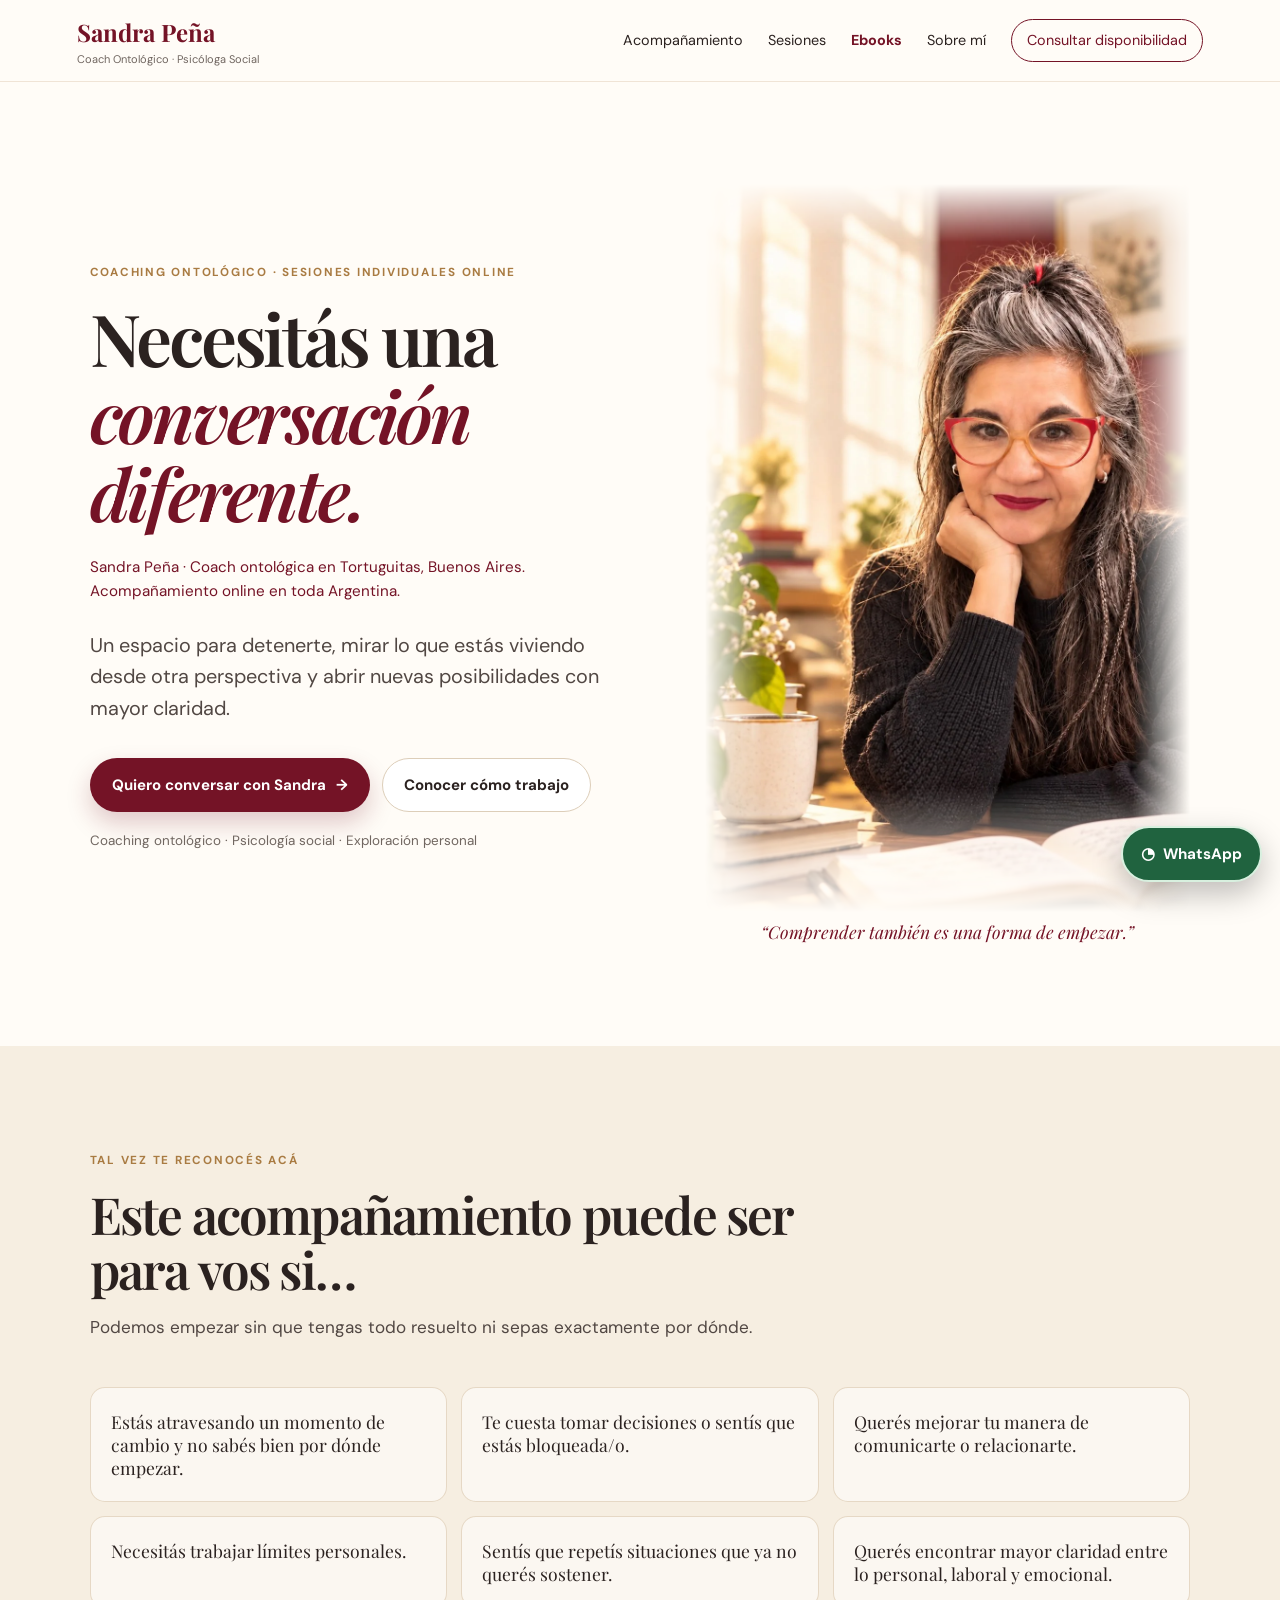
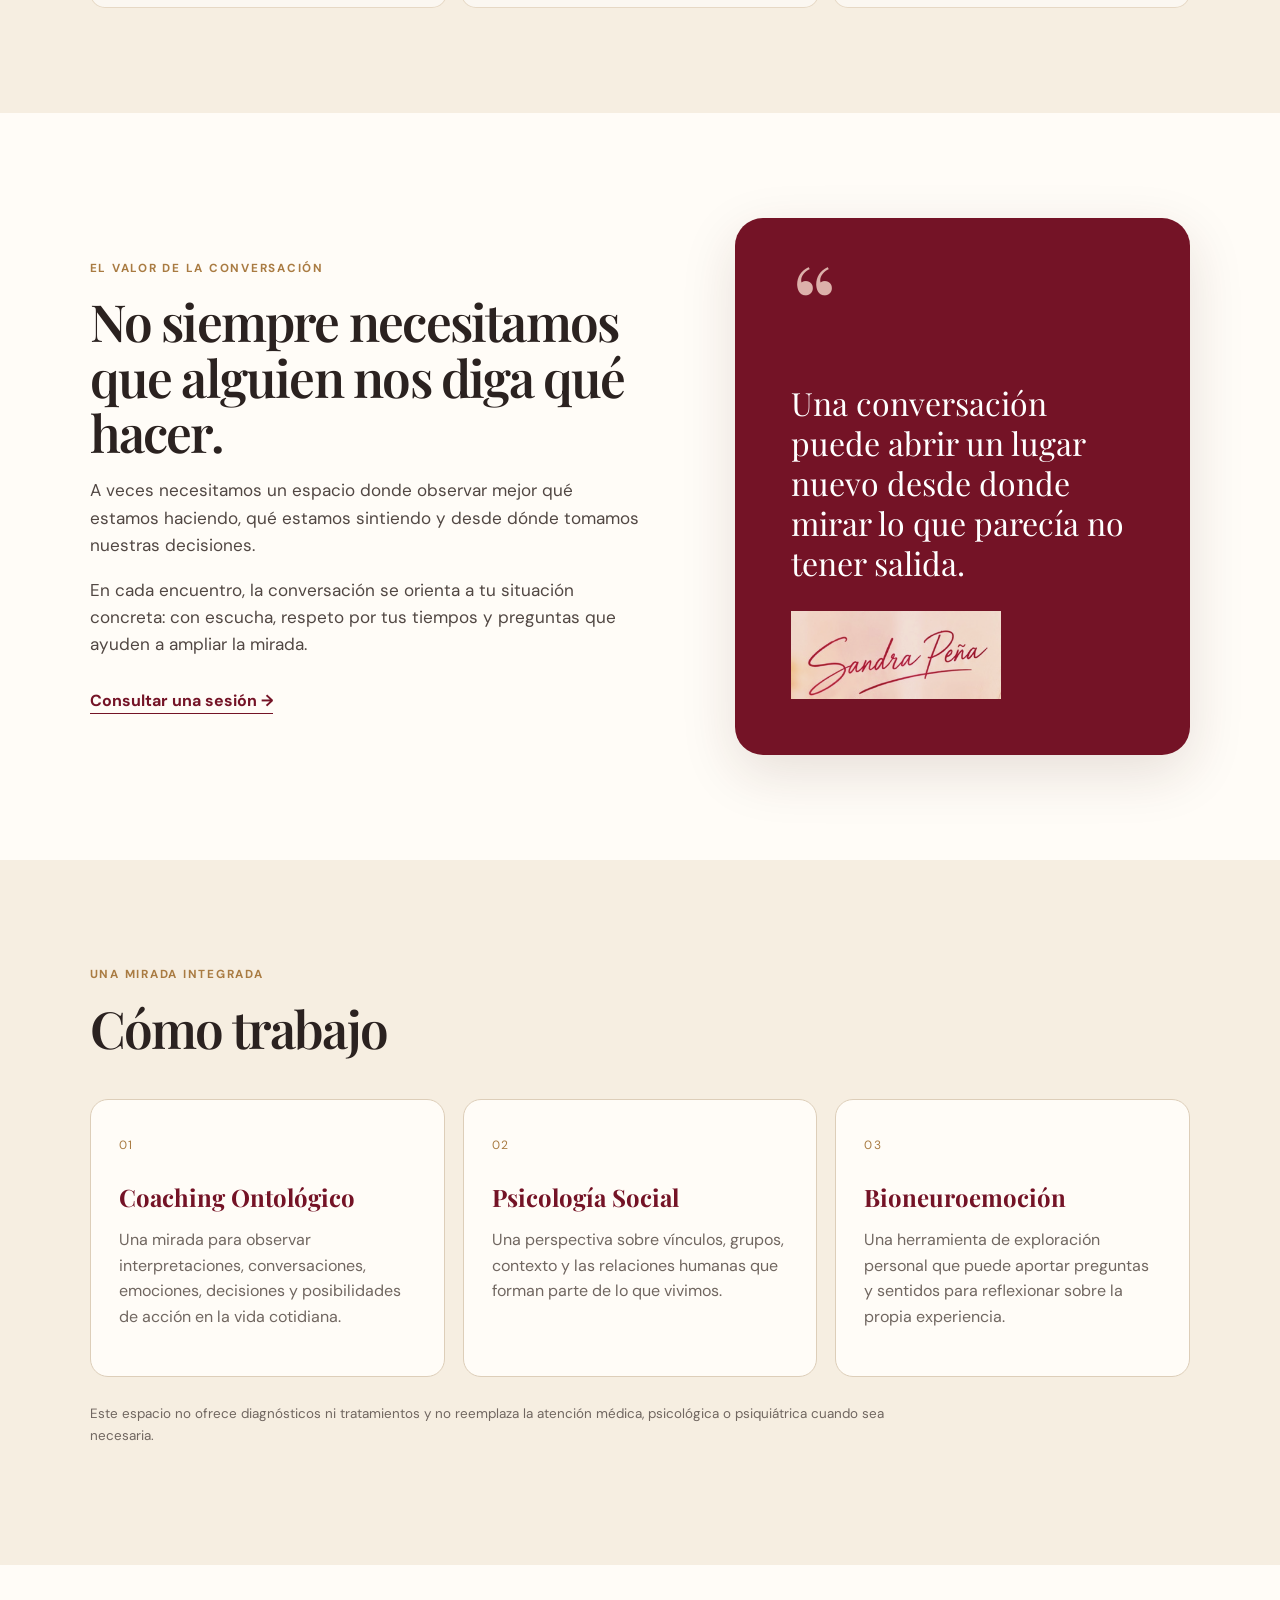
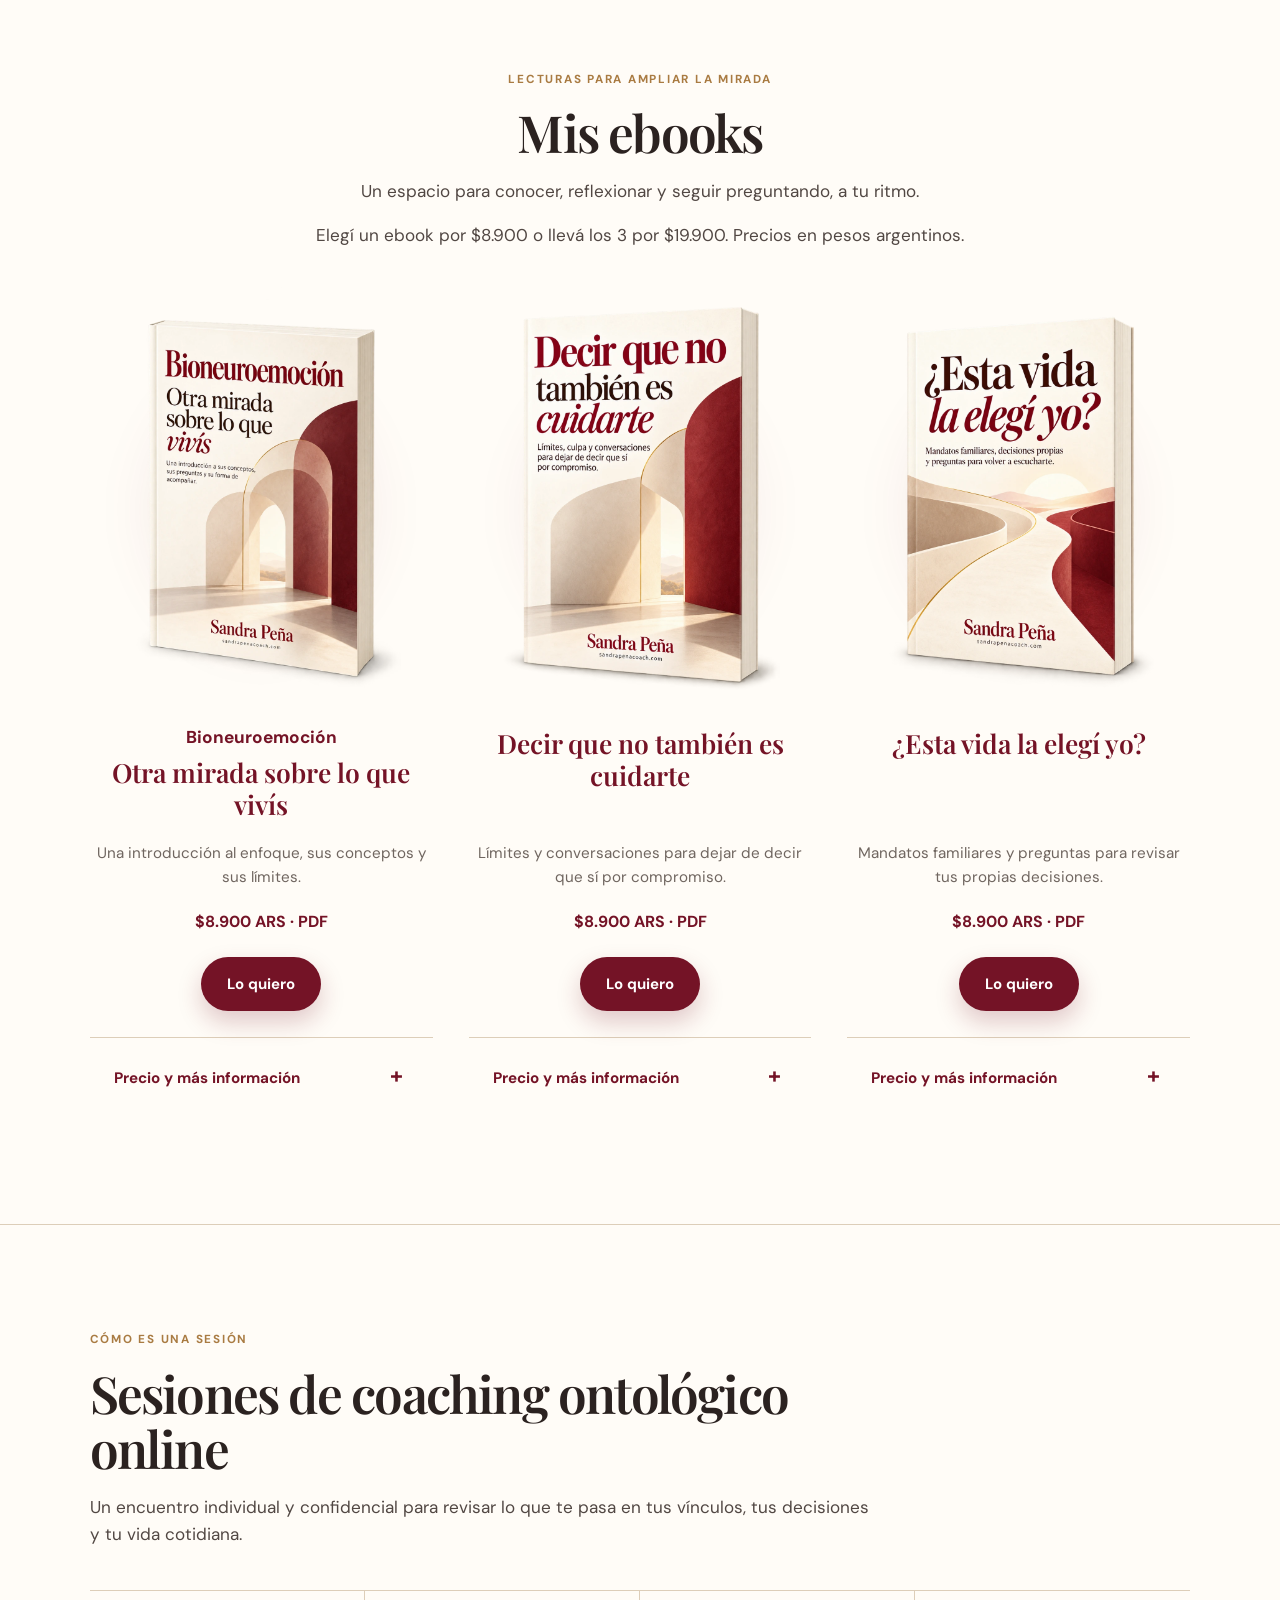
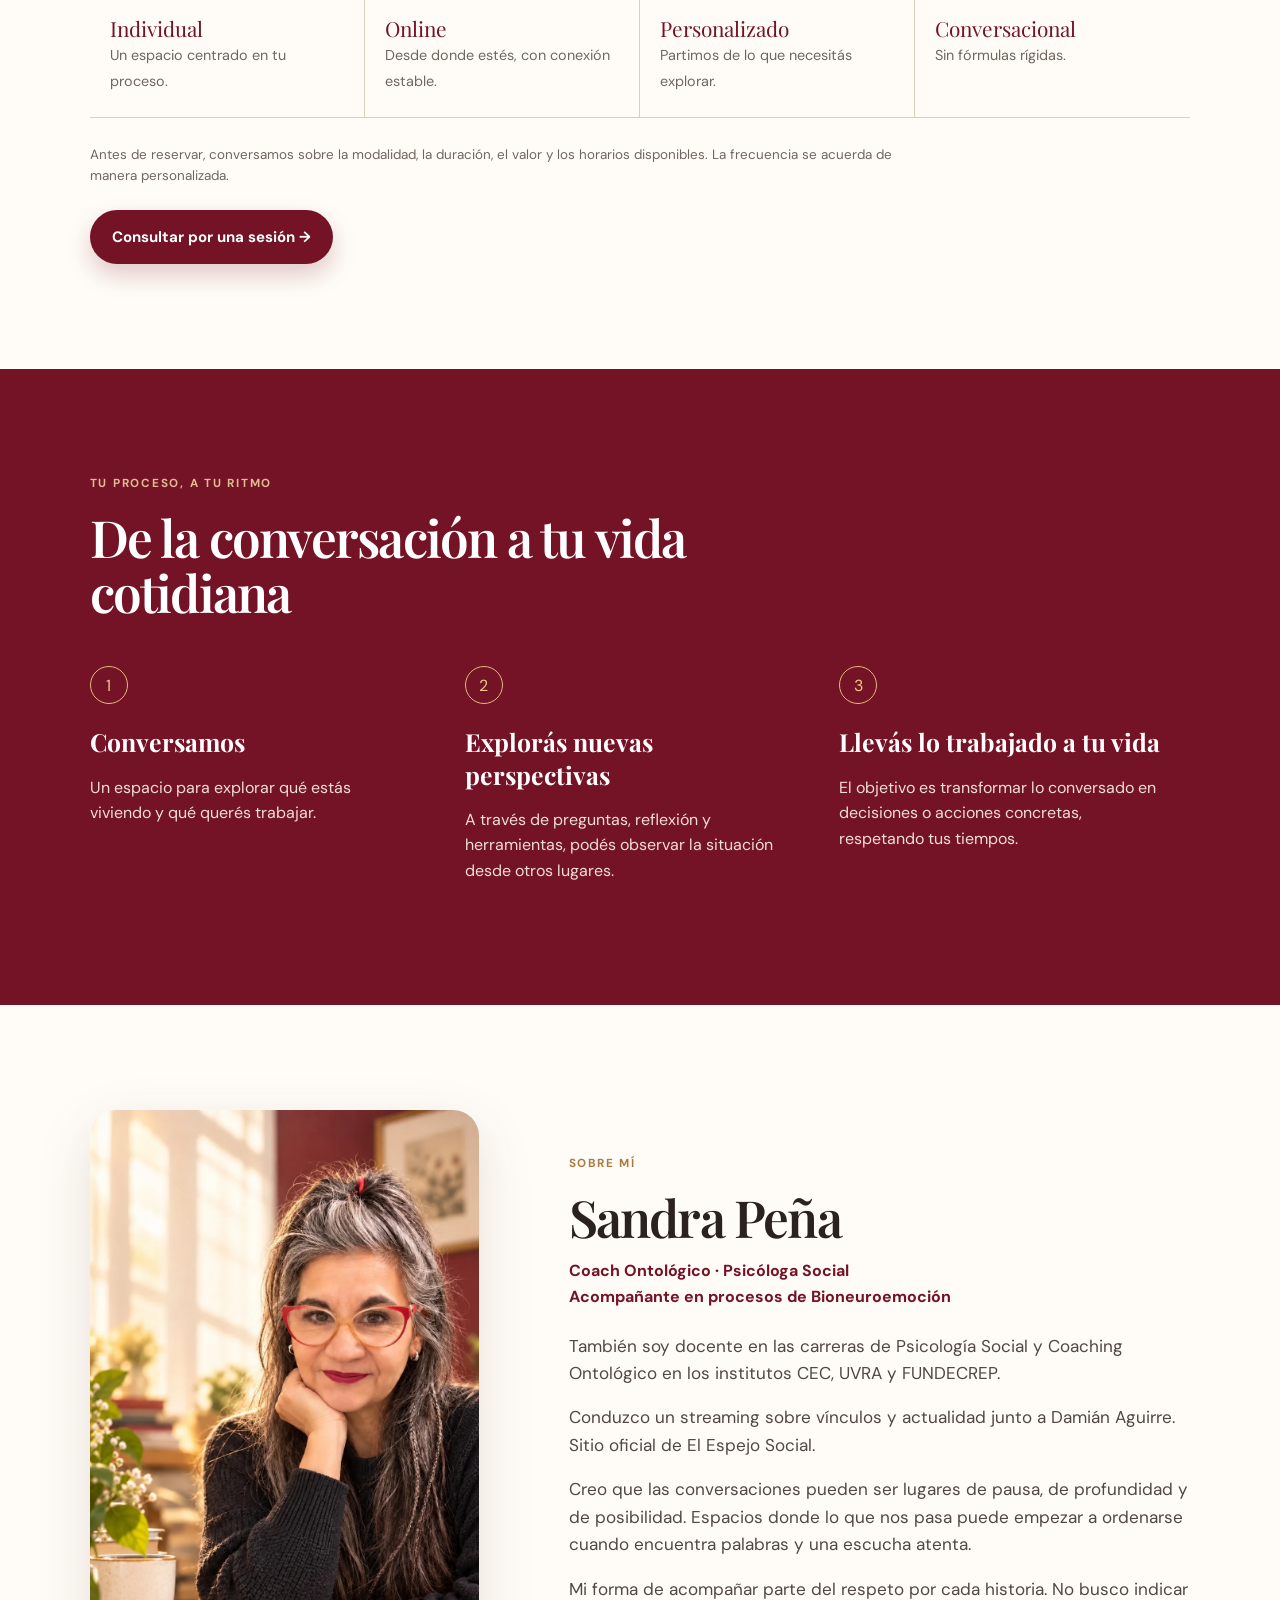
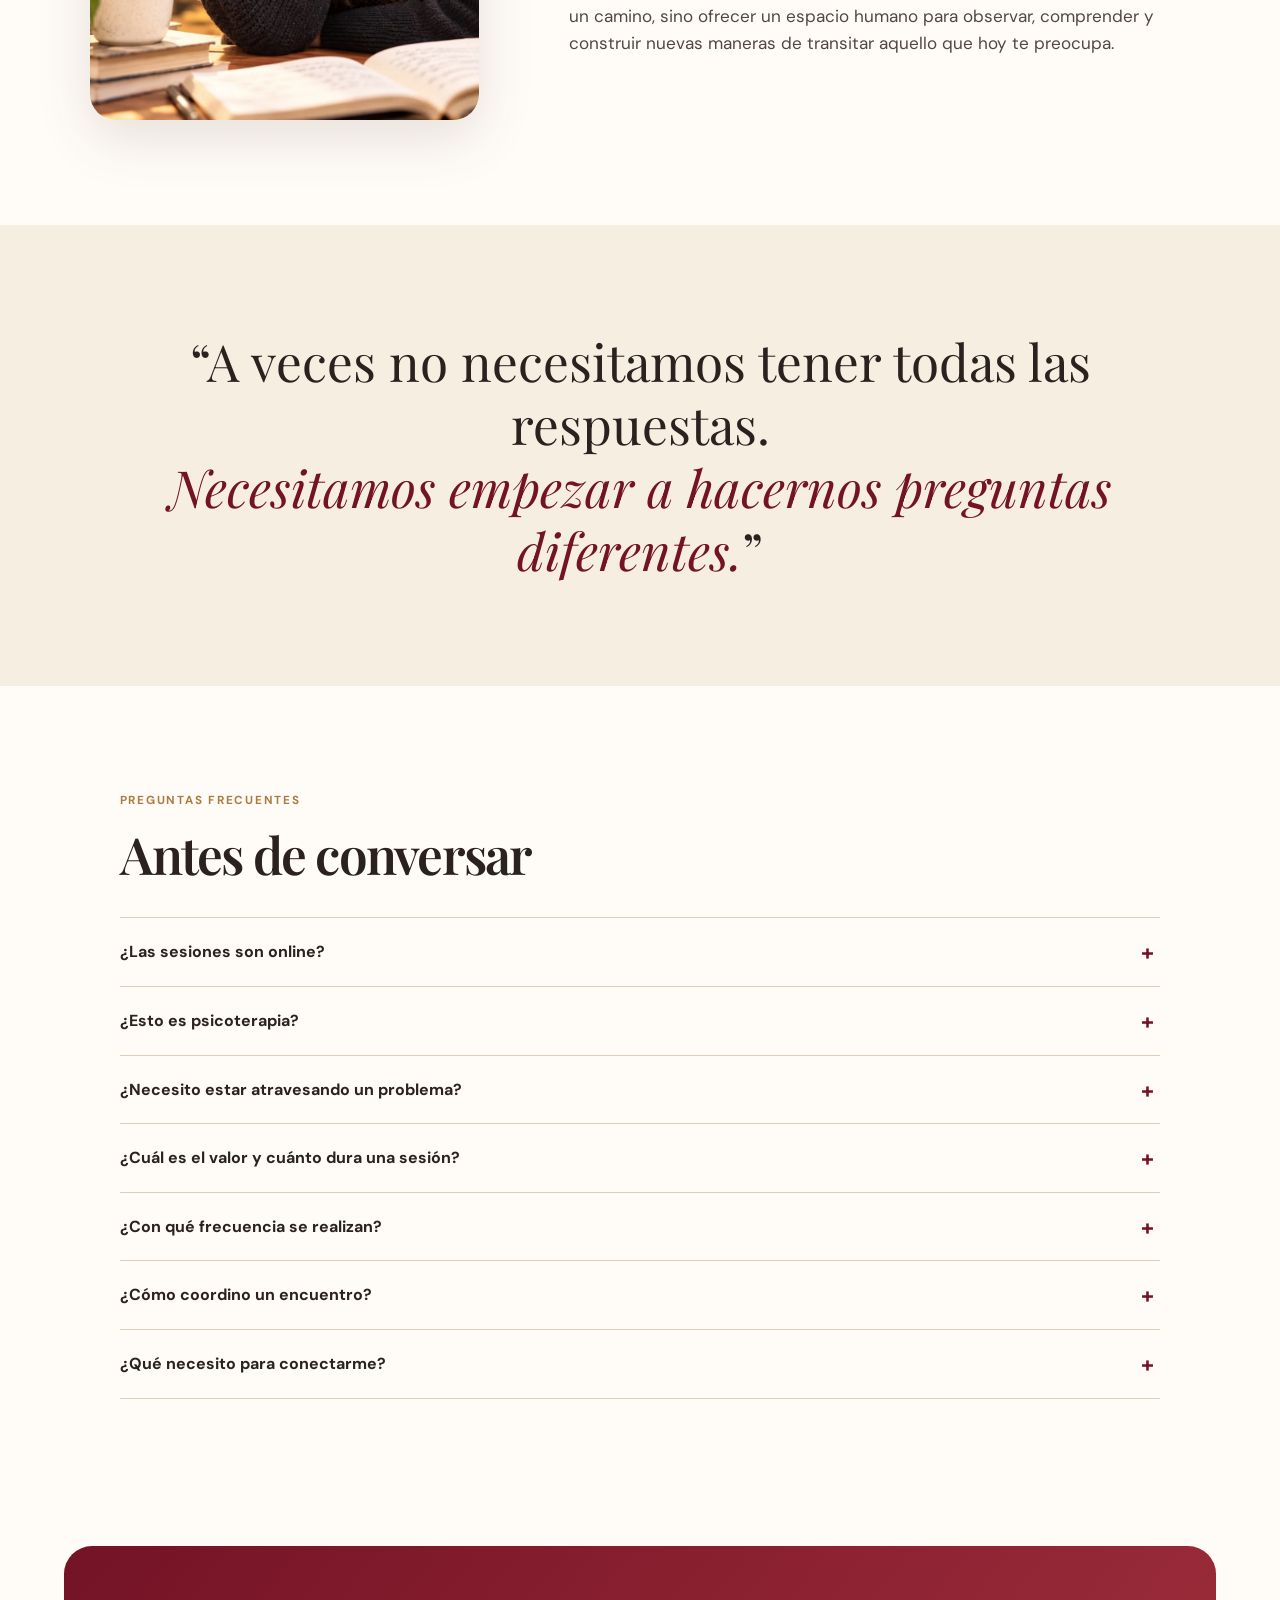
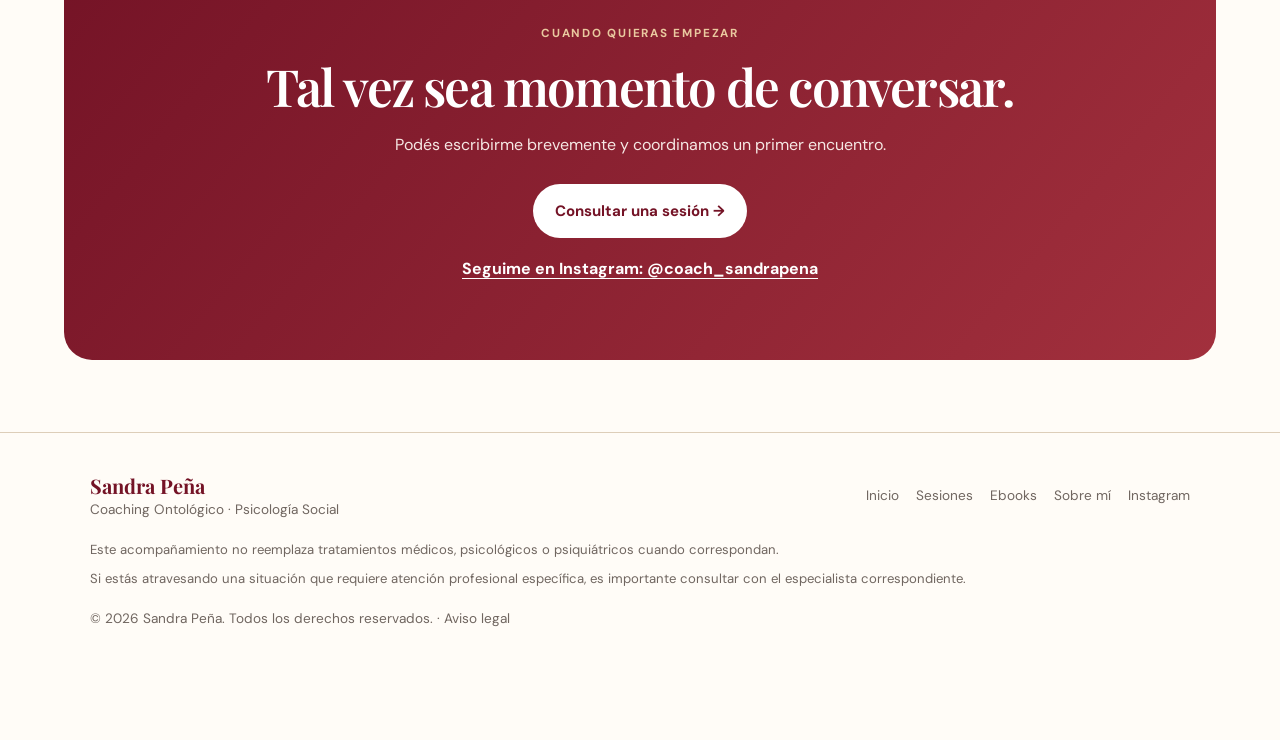
<file: index.html>
<!doctype html>
<html lang="es-AR">
<head>
  <meta charset="utf-8"><meta name="viewport" content="width=device-width, initial-scale=1">
  <title>Sandra Peña | Coach ontológica online · Buenos Aires</title>
  <meta name="description" content="Sandra Peña, coach ontológica en Tortuguitas, Buenos Aires. Sesiones online y ebooks sobre vínculos, límites, emociones, bioneuroemoción y autoconocimiento.">
  <meta name="robots" content="index,follow"><meta name="theme-color" content="#741326">
  <meta property="og:type" content="website"><meta property="og:locale" content="es_AR"><meta property="og:title" content="Sandra Peña | Coach ontológica online · Buenos Aires"><meta property="og:description" content="Sandra Peña, coach ontológica en Tortuguitas, Buenos Aires. Sesiones online y ebooks sobre vínculos, límites, emociones, bioneuroemoción y autoconocimiento."><meta property="og:image" content="https://sandrapenacoach.com/assets/sandra-hero.webp">
  <meta property="og:image:alt" content="Sandra Peña, coach ontológica y psicóloga social"><meta name="twitter:image:alt" content="Sandra Peña, coach ontológica y psicóloga social"><meta name="twitter:card" content="summary_large_image"><link rel="icon" href="favicon.ico" sizes="any"><link rel="icon" href="favicon.png" type="image/png" sizes="192x192"><link rel="apple-touch-icon" href="apple-touch-icon.png" sizes="180x180">
  <link rel="preconnect" href="https://fonts.googleapis.com"><link rel="preconnect" href="https://fonts.gstatic.com" crossorigin><link href="https://fonts.googleapis.com/css2?family=DM+Sans:wght@400;500;600;700&family=Playfair+Display:ital,wght@0,600;0,700;1,600&display=swap" rel="stylesheet"><link rel="stylesheet" href="styles.css?v=seo-20261024">
<style>.instagram-link{display:block;margin:18px auto 0;color:#fff;text-decoration:underline;text-underline-offset:4px;font-weight:700}.whatsapp{display:flex;align-items:center;gap:8px;padding:13px 18px;background:#20633f;border:2px solid #d8f0df;box-shadow:0 12px 30px rgba(0,0,0,.25)}.whatsapp strong{font-size:.95rem}@media(max-width:600px){.whatsapp{width:auto;height:auto;min-height:52px;padding:14px 18px;text-align:left}.whatsapp span{display:inline}.whatsapp strong{font-size:1rem}}</style>
<link rel="canonical" href="https://sandrapenacoach.com/"><meta property="og:url" content="https://sandrapenacoach.com/"><meta property="og:site_name" content="Sandra Peña"><meta name="twitter:title" content="Sandra Peña | Coach ontológica online · Buenos Aires"><meta name="twitter:description" content="Sandra Peña, coach ontológica en Tortuguitas, Buenos Aires. Sesiones online y ebooks sobre vínculos, límites, emociones, bioneuroemoción y autoconocimiento."><meta name="twitter:image" content="https://sandrapenacoach.com/assets/sandra-hero.webp">
<script type="application/ld+json" id="ebooks-structured-data">{"@context":"https://schema.org","@type":"ItemList","@id":"https://sandrapenacoach.com/#ebooks-list","name":"Ebooks de Sandra Peña","description":"Libros digitales de Sandra Peña","itemListElement":[{"@type":"ListItem","position":1,"item":{"@type":"Book","name":"Bioneuroemoción: otra mirada sobre lo que vivís","author":{"@id":"https://sandrapenacoach.com/#sandra"},"inLanguage":"es-AR","bookFormat":"https://schema.org/EBook","url":"https://sandrapenacoach.com/#ebook-bioneuroemocion","@id":"https://sandrapenacoach.com/#ebook-bioneuroemocion","image":"https://sandrapenacoach.com/assets/bioneuroemocion-libro.webp","description":"Una introducción al enfoque, sus conceptos y sus límites.","offers":{"@type":"Offer","priceCurrency":"ARS","price":"8900","url":"https://wa.me/5491167024220?text=Hola%20Sandra%20vi%20tu%20libro%20%E2%80%9CBioneuroemoci%C3%B3n%3A%20otra%20mirada%20sobre%20lo%20que%20viv%C3%ADs%E2%80%9D%20en%20tu%20web%20me%20interesa%20tenerlo","availability":"https://schema.org/InStock","seller":{"@id":"https://sandrapenacoach.com/#sandra"}}}},{"@type":"ListItem","position":2,"item":{"@type":"Book","name":"Decir que no también es cuidarte","author":{"@id":"https://sandrapenacoach.com/#sandra"},"inLanguage":"es-AR","bookFormat":"https://schema.org/EBook","url":"https://sandrapenacoach.com/#ebook-decir-que-no","@id":"https://sandrapenacoach.com/#ebook-decir-que-no","image":"https://sandrapenacoach.com/assets/decir-que-no-libro.webp","description":"Límites y conversaciones para dejar de decir que sí por compromiso.","offers":{"@type":"Offer","priceCurrency":"ARS","price":"8900","url":"https://wa.me/5491167024220?text=Hola%20Sandra%20vi%20tu%20libro%20%E2%80%9CDecir%20que%20no%20tambi%C3%A9n%20es%20cuidarte%E2%80%9D%20en%20tu%20web%20me%20interesa%20tenerlo","availability":"https://schema.org/InStock","seller":{"@id":"https://sandrapenacoach.com/#sandra"}}}},{"@type":"ListItem","position":3,"item":{"@type":"Book","name":"¿Esta vida la elegí yo?","author":{"@id":"https://sandrapenacoach.com/#sandra"},"inLanguage":"es-AR","bookFormat":"https://schema.org/EBook","url":"https://sandrapenacoach.com/#ebook-esta-vida","@id":"https://sandrapenacoach.com/#ebook-esta-vida","image":"https://sandrapenacoach.com/assets/esta-vida-libro.webp","description":"Mandatos familiares y preguntas para revisar tus propias decisiones.","offers":{"@type":"Offer","priceCurrency":"ARS","price":"8900","url":"https://wa.me/5491167024220?text=Hola%20Sandra%20vi%20tu%20libro%20%E2%80%9C%C2%BFEsta%20vida%20la%20eleg%C3%AD%20yo%3F%E2%80%9D%20en%20tu%20web%20me%20interesa%20tenerlo","availability":"https://schema.org/InStock","seller":{"@id":"https://sandrapenacoach.com/#sandra"}}}}]}</script></head>
<body>
<a class="skip-link" href="#contenido">Ir al contenido</a>
<header class="nav"><a href="#inicio" class="brand" aria-label="Sandra Peña, inicio"><span>Sandra Peña</span><small>Coach Ontológico · Psicóloga Social</small></a><nav aria-label="Secciones"><a href="#acompanamiento">Acompañamiento</a><a href="#sesiones">Sesiones</a><a href="#ebooks" class="ebooks-nav">Ebooks</a><a href="#sobre-mi">Sobre mí</a><a data-whatsapp href="https://wa.me/5491167024220?text=Hola%20Sandra%2C%20estuve%20viendo%20tu%20p%C3%A1gina%20y%20quer%C3%ADa%20consultarte%20por%20las%20sesiones%20individuales." class="nav-cta">Consultar disponibilidad</a></nav></header>
<main id="contenido">
<section class="hero" id="inicio"><div class="hero-copy reveal"><p class="eyebrow">Coaching ontológico · Sesiones individuales online</p><h1>Necesitás una <em>conversación diferente.</em></h1><p class="hero-location">Sandra Peña · Coach ontológica en Tortuguitas, Buenos Aires. Acompañamiento online en toda Argentina.</p><p class="lead">Un espacio para detenerte, mirar lo que estás viviendo desde otra perspectiva y abrir nuevas posibilidades con mayor claridad.</p><div class="actions"><a data-whatsapp href="https://wa.me/5491167024220?text=Hola%20Sandra%2C%20estuve%20viendo%20tu%20p%C3%A1gina%20y%20quer%C3%ADa%20consultarte%20por%20las%20sesiones%20individuales." class="btn primary">Quiero conversar con Sandra <b aria-hidden="true">→</b></a><a href="#como-trabajo" class="btn secondary">Conocer cómo trabajo</a></div><p class="micro">Coaching ontológico · Psicología social · Exploración personal</p></div><div class="hero-image reveal"><img src="assets/sandra-hero.webp" alt="Sandra Peña, coach ontológica en Tortuguitas, Buenos Aires" width="1024" height="1536" fetchpriority="high" decoding="async"><p>“Comprender también es una forma de empezar.”</p></div></section>
<section class="section pale" id="acompanamiento"><div class="heading reveal"><p class="eyebrow">Tal vez te reconocés acá</p><h2>Este acompañamiento puede ser para vos si…</h2><p>Podemos empezar sin que tengas todo resuelto ni sepas exactamente por dónde.</p></div><ul class="prompt-grid reveal"><li>Estás atravesando un momento de cambio y no sabés bien por dónde empezar.</li><li>Te cuesta tomar decisiones o sentís que estás bloqueada/o.</li><li>Querés mejorar tu manera de comunicarte o relacionarte.</li><li>Necesitás trabajar límites personales.</li><li>Sentís que repetís situaciones que ya no querés sostener.</li><li>Querés encontrar mayor claridad entre lo personal, laboral y emocional.</li></ul></section>
<section class="section experience" id="como-trabajo"><div class="reveal"><p class="eyebrow">El valor de la conversación</p><h2>No siempre necesitamos que alguien nos diga qué hacer.</h2><p>A veces necesitamos un espacio donde observar mejor qué estamos haciendo, qué estamos sintiendo y desde dónde tomamos nuestras decisiones.</p><p>En cada encuentro, la conversación se orienta a tu situación concreta: con escucha, respeto por tus tiempos y preguntas que ayuden a ampliar la mirada.</p><a data-whatsapp class="text-link" href="https://wa.me/5491167024220?text=Hola%20Sandra%2C%20estuve%20viendo%20tu%20p%C3%A1gina%20y%20quer%C3%ADa%20consultarte%20por%20las%20sesiones%20individuales.">Consultar una sesión →</a></div><aside class="quote reveal"><b>“</b><blockquote>Una conversación puede abrir un lugar nuevo desde donde mirar lo que parecía no tener salida.</blockquote><img src="assets/firma-sandra.jpg" alt="Firma de Sandra Peña" width="345" height="145" loading="lazy" decoding="async"></aside></section>
<section class="section pale"><div class="heading reveal"><p class="eyebrow">Una mirada integrada</p><h2>Cómo trabajo</h2></div><div class="discipline-grid"><article class="reveal"><span>01</span><h3>Coaching Ontológico</h3><p>Una mirada para observar interpretaciones, conversaciones, emociones, decisiones y posibilidades de acción en la vida cotidiana.</p></article><article class="reveal"><span>02</span><h3>Psicología Social</h3><p>Una perspectiva sobre vínculos, grupos, contexto y las relaciones humanas que forman parte de lo que vivimos.</p></article><article class="reveal"><span>03</span><h3>Bioneuroemoción</h3><p>Una herramienta de exploración personal que puede aportar preguntas y sentidos para reflexionar sobre la propia experiencia.</p></article></div><p class="note">Este espacio no ofrece diagnósticos ni tratamientos y no reemplaza la atención médica, psicológica o psiquiátrica cuando sea necesaria.</p></section>
<section class="section ebooks" id="ebooks" aria-labelledby="ebooks-title">
<div class="heading reveal"><p class="eyebrow">Lecturas para ampliar la mirada</p><h2 id="ebooks-title">Mis ebooks</h2><p>Un espacio para conocer, reflexionar y seguir preguntando, a tu ritmo.</p><p>Elegí un ebook por $8.900 o llevá los 3 por $19.900. Precios en pesos argentinos.</p></div>
<div class="ebook-grid"><article id="ebook-bioneuroemocion" class="ebook-card reveal" aria-labelledby="bio-book-title">
<div class="ebook-stage"><img src="assets/bioneuroemocion-libro.webp" alt="Portada del libro Bioneuroemoción: otra mirada sobre lo que vivís, de Sandra Peña" width="1024" height="1536" loading="lazy" decoding="async"></div>
<h3 id="bio-book-title"><span>Bioneuroemoción</span>Otra mirada sobre lo que vivís</h3>
<p class="ebook-summary">Una introducción al enfoque, sus conceptos y sus límites.</p>
<p class="ebook-visible-price">$8.900 ARS · PDF</p><div class="ebook-actions"><a class="btn primary ebook-buy" href="https://wa.me/5491167024220?text=Hola%20Sandra%20vi%20tu%20libro%20%E2%80%9CBioneuroemoci%C3%B3n%3A%20otra%20mirada%20sobre%20lo%20que%20viv%C3%ADs%E2%80%9D%20en%20tu%20web%20me%20interesa%20tenerlo">Lo quiero</a></div>
<details class="ebook-details" id="bio-book-info"><summary>Precio y más información</summary>
<p class="ebook-subtitle">Una introducción a sus conceptos, sus preguntas y su forma de acompañar.</p>
<p>¿Escuchaste hablar de bioneuroemoción y querés entender qué propone? Este libro te acerca a sus conceptos básicos con palabras sencillas y ejemplos cotidianos: interpretaciones, emociones, creencias, proyección e historia familiar.</p>
<p>Una lectura para conocer el enfoque, distinguir sus propuestas de las afirmaciones científicas y saber qué preguntar antes de elegir un acompañamiento o una formación. No necesitás conocimientos previos.</p>
<div class="ebook-promotion" aria-label="Precio y promoción">
<p class="ebook-unit-price">Este ebook: <strong>$8.900</strong></p>
<div class="ebook-bundle">
<p class="ebook-bundle-label">Colección completa</p>
<p class="ebook-bundle-price">Los 3 ebooks por <strong>$19.900</strong></p>
<p>Por separado: $26.700. <strong>Ahorrás $6.800.</strong></p>
<a class="btn primary ebook-bundle-buy" href="https://wa.me/5491167024220?text=Hola%20Sandra%20vi%20la%20promoci%C3%B3n%20de%20tus%203%20ebooks%20por%20%2419.900%20en%20tu%20web%20me%20interesa%20comprar%20la%20colecci%C3%B3n%20completa">Quiero los 3</a>
</div>
<p class="ebook-price-currency">Precios en pesos argentinos.</p>
</div>
<p class="ebook-specs">Autora: Sandra Peña<br>© 2026 Sandra Peña. Todos los derechos reservados.</p>
<p class="ebook-note">Contenido educativo e informativo. No ofrece diagnósticos ni tratamientos y no reemplaza la atención médica, psicológica o psicoterapéutica.</p>
<p>La compra se coordina por WhatsApp. Una vez confirmado el pago, Sandra te envía el PDF de forma manual.</p>
<a class="btn primary ebook-buy" href="https://wa.me/5491167024220?text=Hola%20Sandra%20vi%20tu%20libro%20%E2%80%9CBioneuroemoci%C3%B3n%3A%20otra%20mirada%20sobre%20lo%20que%20viv%C3%ADs%E2%80%9D%20en%20tu%20web%20me%20interesa%20tenerlo">Lo quiero</a>
</details></article>
<article id="ebook-decir-que-no" class="ebook-card reveal" aria-labelledby="limites-book-title">
<div class="ebook-stage"><img src="assets/decir-que-no-libro.webp" alt="Portada del libro Decir que no también es cuidarte, de Sandra Peña" width="900" height="1350" loading="lazy" decoding="async"></div>
<h3 id="limites-book-title">Decir que no también es cuidarte</h3>
<p class="ebook-summary">Límites y conversaciones para dejar de decir que sí por compromiso.</p>
<p class="ebook-visible-price">$8.900 ARS · PDF</p><div class="ebook-actions"><a class="btn primary ebook-buy" href="https://wa.me/5491167024220?text=Hola%20Sandra%20vi%20tu%20libro%20%E2%80%9CDecir%20que%20no%20tambi%C3%A9n%20es%20cuidarte%E2%80%9D%20en%20tu%20web%20me%20interesa%20tenerlo">Lo quiero</a></div>
<details class="ebook-details" id="limites-book-info"><summary>Precio y más información</summary>
<p class="ebook-subtitle">Límites, culpa y conversaciones para dejar de decir que sí por compromiso.</p>
<p>Hay pedidos que aceptás para evitar una incomodidad y después te dejan sin tiempo para vos. Este libro recorre esas situaciones con ejemplos cotidianos y preguntas para reconocer qué podés ofrecer, expresar una negativa y revisar acuerdos.</p>
<p>Una lectura sobre culpa, disponibilidad y cuidado en los vínculos familiares, laborales y cercanos. Para explorar límites claros y compromisos que puedas sostener, incluyendo tus necesidades en las conversaciones de cada día.</p>
<div class="ebook-promotion" aria-label="Precio y promoción">
<p class="ebook-unit-price">Este ebook: <strong>$8.900</strong></p>
<div class="ebook-bundle">
<p class="ebook-bundle-label">Colección completa</p>
<p class="ebook-bundle-price">Los 3 ebooks por <strong>$19.900</strong></p>
<p>Por separado: $26.700. <strong>Ahorrás $6.800.</strong></p>
<a class="btn primary ebook-bundle-buy" href="https://wa.me/5491167024220?text=Hola%20Sandra%20vi%20la%20promoci%C3%B3n%20de%20tus%203%20ebooks%20por%20%2419.900%20en%20tu%20web%20me%20interesa%20comprar%20la%20colecci%C3%B3n%20completa">Quiero los 3</a>
</div>
<p class="ebook-price-currency">Precios en pesos argentinos.</p>
</div>
<p class="ebook-specs">Autora: Sandra Peña<br>© 2026 Sandra Peña. Todos los derechos reservados.</p>
<p class="ebook-note">Contenido educativo e informativo. No ofrece diagnósticos ni tratamientos y no reemplaza la atención médica, psicológica o psicoterapéutica.</p>
<p>La compra se coordina por WhatsApp. Una vez confirmado el pago, Sandra te envía el PDF de forma manual.</p>
<a class="btn primary ebook-buy" href="https://wa.me/5491167024220?text=Hola%20Sandra%20vi%20tu%20libro%20%E2%80%9CDecir%20que%20no%20tambi%C3%A9n%20es%20cuidarte%E2%80%9D%20en%20tu%20web%20me%20interesa%20tenerlo">Lo quiero</a>
</details></article>
<article id="ebook-esta-vida" class="ebook-card reveal" aria-labelledby="mandatos-book-title">
<div class="ebook-stage"><img src="assets/esta-vida-libro.webp" alt="Portada del libro ¿Esta vida la elegí yo?, de Sandra Peña" width="900" height="1350" loading="lazy" decoding="async"></div>
<h3 id="mandatos-book-title">¿Esta vida la elegí yo?</h3>
<p class="ebook-summary">Mandatos familiares y preguntas para revisar tus propias decisiones.</p>
<p class="ebook-visible-price">$8.900 ARS · PDF</p><div class="ebook-actions"><a class="btn primary ebook-buy" href="https://wa.me/5491167024220?text=Hola%20Sandra%20vi%20tu%20libro%20%E2%80%9C%C2%BFEsta%20vida%20la%20eleg%C3%AD%20yo%3F%E2%80%9D%20en%20tu%20web%20me%20interesa%20tenerlo">Lo quiero</a></div>
<details class="ebook-details" id="mandatos-book-info"><summary>Precio y más información</summary>
<p class="ebook-subtitle">Mandatos familiares, decisiones propias y preguntas para volver a escucharte.</p>
<p>¿Cuánto de lo que hacés responde a lo que querés y cuánto a lo que se espera de vos? Una lectura sobre mandatos familiares, roles, pertenencia y decisiones que todavía podés revisar.</p>
<p>A través de situaciones sobre trabajo, cuidados y relaciones, Sandra invita a reconocer expectativas, mirar tu contexto y conversar sobre elecciones propias. Un recorrido que permite valorar lo recibido y abrir espacio para lo que hoy querés sostener o cambiar.</p>
<div class="ebook-promotion" aria-label="Precio y promoción">
<p class="ebook-unit-price">Este ebook: <strong>$8.900</strong></p>
<div class="ebook-bundle">
<p class="ebook-bundle-label">Colección completa</p>
<p class="ebook-bundle-price">Los 3 ebooks por <strong>$19.900</strong></p>
<p>Por separado: $26.700. <strong>Ahorrás $6.800.</strong></p>
<a class="btn primary ebook-bundle-buy" href="https://wa.me/5491167024220?text=Hola%20Sandra%20vi%20la%20promoci%C3%B3n%20de%20tus%203%20ebooks%20por%20%2419.900%20en%20tu%20web%20me%20interesa%20comprar%20la%20colecci%C3%B3n%20completa">Quiero los 3</a>
</div>
<p class="ebook-price-currency">Precios en pesos argentinos.</p>
</div>
<p class="ebook-specs">Autora: Sandra Peña<br>© 2026 Sandra Peña. Todos los derechos reservados.</p>
<p class="ebook-note">Contenido educativo e informativo. No ofrece diagnósticos ni tratamientos y no reemplaza la atención médica, psicológica o psicoterapéutica.</p>
<p>La compra se coordina por WhatsApp. Una vez confirmado el pago, Sandra te envía el PDF de forma manual.</p>
<a class="btn primary ebook-buy" href="https://wa.me/5491167024220?text=Hola%20Sandra%20vi%20tu%20libro%20%E2%80%9C%C2%BFEsta%20vida%20la%20eleg%C3%AD%20yo%3F%E2%80%9D%20en%20tu%20web%20me%20interesa%20tenerlo">Lo quiero</a>
</details></article>
</div></section>
<section class="section" id="sesiones"><div class="heading reveal"><p class="eyebrow">Cómo es una sesión</p><h2>Sesiones de coaching ontológico online</h2><p>Un encuentro individual y confidencial para revisar lo que te pasa en tus vínculos, tus decisiones y tu vida cotidiana.</p></div><div class="session-grid reveal"><div><strong>Individual</strong><span>Un espacio centrado en tu proceso.</span></div><div><strong>Online</strong><span>Desde donde estés, con conexión estable.</span></div><div><strong>Personalizado</strong><span>Partimos de lo que necesitás explorar.</span></div><div><strong>Conversacional</strong><span>Sin fórmulas rígidas.</span></div></div><p class="note">Antes de reservar, conversamos sobre la modalidad, la duración, el valor y los horarios disponibles. La frecuencia se acuerda de manera personalizada.</p><a data-whatsapp class="btn primary session-consult" href="https://wa.me/5491167024220?text=Hola%20Sandra%2C%20estuve%20viendo%20tu%20p%C3%A1gina%20y%20quer%C3%ADa%20consultarte%20por%20las%20sesiones%20individuales.">Consultar por una sesión →</a></section>
<section class="section process" aria-labelledby="proceso-titulo"><div class="heading reveal"><p class="eyebrow">Tu proceso, a tu ritmo</p><h2 id="proceso-titulo">De la conversación a tu vida cotidiana</h2></div><ol><li class="reveal"><span aria-hidden="true">1</span><h3>Conversamos</h3><p>Un espacio para explorar qué estás viviendo y qué querés trabajar.</p></li><li class="reveal"><span aria-hidden="true">2</span><h3>Explorás nuevas perspectivas</h3><p>A través de preguntas, reflexión y herramientas, podés observar la situación desde otros lugares.</p></li><li class="reveal"><span aria-hidden="true">3</span><h3>Llevás lo trabajado a tu vida</h3><p>El objetivo es transformar lo conversado en decisiones o acciones concretas, respetando tus tiempos.</p></li></ol></section>
<section class="section about" id="sobre-mi"><img class="reveal" src="assets/sandra-hero.webp" alt="Sandra Peña, Coach Ontológico y Psicóloga Social" width="1024" height="1536" loading="lazy" decoding="async"><div class="reveal"><p class="eyebrow">Sobre mí</p><h2>Sandra Peña</h2><p class="role">Coach Ontológico · Psicóloga Social<br>Acompañante en procesos de Bioneuroemoción</p><p>También soy docente en las carreras de Psicología Social y Coaching Ontológico en los institutos CEC, UVRA y FUNDECREP.</p><p>Conduzco un streaming sobre vínculos y actualidad junto a Damián Aguirre. <a href="https://elespejosocial.com/">Sitio oficial de El Espejo Social</a>.</p><p>Creo que las conversaciones pueden ser lugares de pausa, de profundidad y de posibilidad. Espacios donde lo que nos pasa puede empezar a ordenarse cuando encuentra palabras y una escucha atenta.</p><p>Mi forma de acompañar parte del respeto por cada historia. No busco indicar un camino, sino ofrecer un espacio humano para observar, comprender y construir nuevas maneras de transitar aquello que hoy te preocupa.</p></div></section>
<section class="editorial"><p class="reveal">“A veces no necesitamos tener todas las respuestas.<br><em>Necesitamos empezar a hacernos preguntas diferentes.</em>”</p></section>
<section class="section faq"><div class="heading reveal"><p class="eyebrow">Preguntas frecuentes</p><h2>Antes de conversar</h2></div><div class="reveal"><details><summary>¿Las sesiones son online?</summary><p>Sí. Se realizan de manera online, para que puedas conectarte desde donde estés.</p></details><details><summary>¿Esto es psicoterapia?</summary><p>No. Es un espacio de acompañamiento desde el coaching ontológico y la psicología social. No sustituye un proceso de psicoterapia ni la atención médica o psiquiátrica cuando sean necesarias.</p></details><details><summary>¿Necesito estar atravesando un problema?</summary><p>No necesariamente. También puede ser un espacio para revisar una decisión, un cambio o una inquietud.</p></details><details><summary>¿Cuál es el valor y cuánto dura una sesión?</summary><p>Podés consultarme por WhatsApp para conocer el valor, la duración y la disponibilidad antes de reservar. Las condiciones se informan y acuerdan al momento de coordinar.</p></details><details><summary>¿Con qué frecuencia se realizan?</summary><p>La frecuencia se conversa de manera personalizada según lo que necesites trabajar.</p></details><details><summary>¿Cómo coordino un encuentro?</summary><p>Podés enviarme una consulta por WhatsApp y contarme brevemente qué querés explorar. Conversamos sobre disponibilidad, modalidad y valor antes de coordinar un encuentro.</p></details><details><summary>¿Qué necesito para conectarme?</summary><p>Un dispositivo con cámara y una conexión estable, en un lugar donde puedas estar con privacidad.</p></details></div></section>
<section class="cta reveal" id="contacto"><p class="eyebrow">Cuando quieras empezar</p><h2>Tal vez sea momento de conversar.</h2><p>Podés escribirme brevemente y coordinamos un primer encuentro.</p><a data-whatsapp class="btn light" href="https://wa.me/5491167024220?text=Hola%20Sandra%2C%20estuve%20viendo%20tu%20p%C3%A1gina%20y%20quer%C3%ADa%20consultarte%20por%20las%20sesiones%20individuales." aria-label="Consultar por WhatsApp">Consultar una sesión →</a><a class="instagram-link" href="https://instagram.com/coach_sandrapena" target="_blank" rel="noopener">Seguime en Instagram: @coach_sandrapena</a></section>
</main>
<template id="testimonios-pendientes">
<section class="section pale testimonials" aria-labelledby="testimonios-titulo"><div class="heading"><p class="eyebrow">Cada proceso es propio</p><h2 id="testimonios-titulo">Experiencias de quienes atravesaron su propio proceso</h2></div><div class="testimonial-grid"><figure><blockquote>“Pude ordenar muchas cosas que venía postergando y empezar a tomar decisiones con más claridad.”</blockquote><figcaption>Mariana</figcaption></figure><figure><blockquote>“Entendí que estaba repitiendo situaciones sin darme cuenta. Hoy puedo verlas antes y elegir distinto.”</blockquote><figcaption>Carla</figcaption></figure><figure><blockquote>“Aprendí a poner límites sin sentir tanta culpa. Eso cambió mucho mi manera de relacionarme.”</blockquote><figcaption>Lucía</figcaption></figure></div></section>
</template>

<a data-whatsapp class="whatsapp" href="https://wa.me/5491167024220?text=Hola%20Sandra%2C%20estuve%20viendo%20tu%20p%C3%A1gina%20y%20quer%C3%ADa%20consultarte%20por%20las%20sesiones%20individuales." aria-label="Consultar por WhatsApp"><span aria-hidden="true">◔</span><strong>WhatsApp</strong></a>
<footer><div><strong>Sandra Peña</strong><span>Coaching Ontológico · Psicología Social</span></div><nav aria-label="Pie de página"><a href="#inicio">Inicio</a><a href="#sesiones">Sesiones</a><a href="#ebooks" class="ebooks-nav">Ebooks</a><a href="#sobre-mi">Sobre mí</a><a href="https://instagram.com/coach_sandrapena" target="_blank" rel="noopener" aria-label="Instagram de Sandra Peña">Instagram</a></nav><p class="legal">Este acompañamiento no reemplaza tratamientos médicos, psicológicos o psiquiátricos cuando correspondan.<br><span>Si estás atravesando una situación que requiere atención profesional específica, es importante consultar con el especialista correspondiente.</span></p><p>© <span id="year">2026</span> Sandra Peña. Todos los derechos reservados. · <a href="/aviso-legal">Aviso legal</a></p></footer>
<script type="application/ld+json" id="structured-data">{"@context":"https://schema.org","@graph":[{"@type":"Person","@id":"https://sandrapenacoach.com/#sandra","name":"Sandra Peña","url":"https://sandrapenacoach.com/","image":"https://sandrapenacoach.com/assets/sandra-hero.webp","jobTitle":"Coach Ontológico y Psicóloga Social","description":"Sandra Peña, coach ontológico y psicóloga social en Tortuguitas, Malvinas Argentinas, Buenos Aires. Ofrece sesiones individuales online de coaching y acompañamiento personal.","telephone":"+5491167024220","sameAs":["https://instagram.com/coach_sandrapena"],"address":{"@type":"PostalAddress","addressLocality":"Tortuguitas","addressRegion":"Buenos Aires","addressCountry":"AR"}},{"@type":"WebSite","@id":"https://sandrapenacoach.com/#website","url":"https://sandrapenacoach.com/","name":"Sandra Peña","inLanguage":"es-AR","publisher":{"@id":"https://sandrapenacoach.com/#sandra"}},{"@type":"Service","@id":"https://sandrapenacoach.com/#coaching","name":"Coaching ontológico online","serviceType":"Coaching ontológico y acompañamiento personal online","description":"Sesiones individuales online de coaching ontológico y acompañamiento personal para explorar decisiones, comunicación, vínculos, límites y procesos de cambio.","provider":{"@id":"https://sandrapenacoach.com/#sandra"},"areaServed":[{"@type":"Place","name":"Tortuguitas, Malvinas Argentinas"},{"@type":"AdministrativeArea","name":"Buenos Aires"},{"@type":"Country","name":"Argentina"}],"availableChannel":{"@type":"ServiceChannel","serviceUrl":"https://sandrapenacoach.com/#sesiones","availableLanguage":"es"}},{"@type":"WebPage","@id":"https://sandrapenacoach.com/#pagina","url":"https://sandrapenacoach.com/","name":"Sandra Peña | Coach ontológica online · Buenos Aires","description":"Sandra Peña, coach ontológica en Tortuguitas, Buenos Aires. Sesiones online y ebooks sobre vínculos, límites, emociones, bioneuroemoción y autoconocimiento.","inLanguage":"es-AR","isPartOf":{"@id":"https://sandrapenacoach.com/#website"},"about":[{"@id":"https://sandrapenacoach.com/#sandra"},{"@id":"https://sandrapenacoach.com/#coaching"}],"mainEntity":{"@id":"https://sandrapenacoach.com/#coaching"},"hasPart":{"@id":"https://sandrapenacoach.com/#ebooks-list"}}]}</script><script src="script.js?v=20261022"></script>
</body></html>
</file>
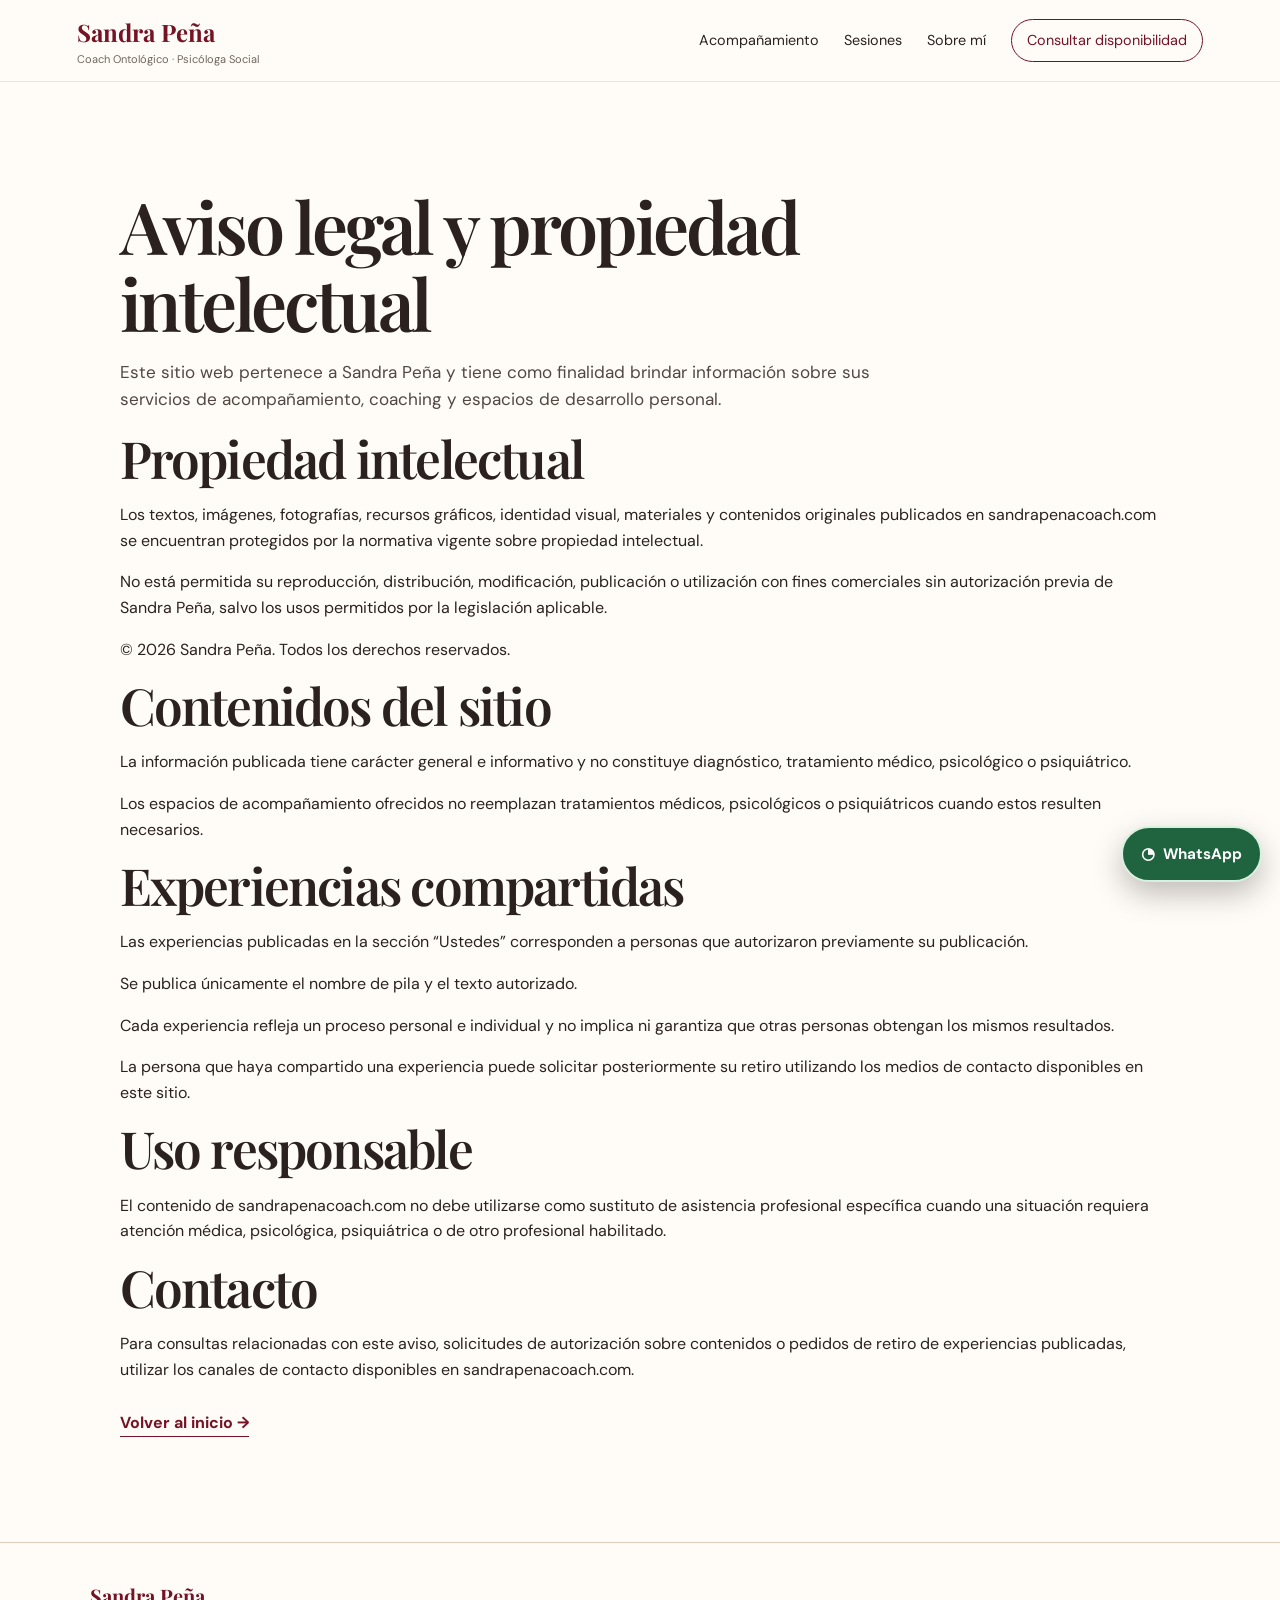
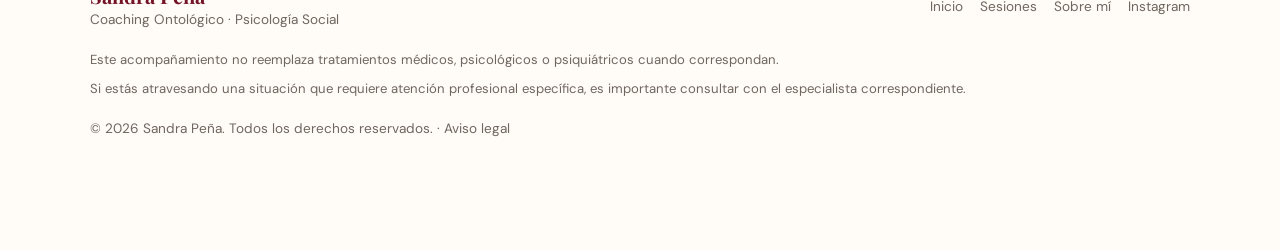
<file: aviso-legal/index.html>
<!doctype html>
<html lang="es">
<head>
  <meta charset="utf-8"><meta name="viewport" content="width=device-width, initial-scale=1">
  <title>Aviso legal y propiedad intelectual | Sandra Peña</title>
  <meta name="description" content="Información legal, propiedad intelectual y condiciones de uso de los contenidos publicados en sandrapenacoach.com.">
  <meta name="robots" content="index,follow"><meta name="theme-color" content="#741326">
  
  <link rel="icon" href="/favicon.ico" sizes="any"><link rel="icon" href="/favicon.png" type="image/png" sizes="192x192"><link rel="apple-touch-icon" href="/apple-touch-icon.png" sizes="180x180">
  <link rel="preconnect" href="https://fonts.googleapis.com"><link rel="preconnect" href="https://fonts.gstatic.com" crossorigin><link href="https://fonts.googleapis.com/css2?family=DM+Sans:wght@400;500;600;700&family=Playfair+Display:ital,wght@0,600;0,700;1,600&display=swap" rel="stylesheet"><link rel="stylesheet" href="/styles.css?v=20261002">
<style>.instagram-link{display:block;margin:18px auto 0;color:#fff;text-decoration:underline;text-underline-offset:4px;font-weight:700}.whatsapp{display:flex;align-items:center;gap:8px;padding:13px 18px;background:#20633f;border:2px solid #d8f0df;box-shadow:0 12px 30px rgba(0,0,0,.25)}.whatsapp strong{font-size:.95rem}@media(max-width:600px){.whatsapp{width:auto;height:auto;min-height:52px;padding:14px 18px;text-align:left}.whatsapp span{display:inline}.whatsapp strong{font-size:1rem}}</style>
<link rel="canonical" href="https://sandrapenacoach.com/aviso-legal/">
</head>
<body>
<a class="skip-link" href="#contenido">Ir al contenido</a>
<header class="nav"><a href="/#inicio" class="brand" aria-label="Sandra Peña, inicio"><span>Sandra Peña</span><small>Coach Ontológico · Psicóloga Social</small></a><nav aria-label="Secciones"><a href="/#acompanamiento">Acompañamiento</a><a href="/#sesiones">Sesiones</a><a href="/#sobre-mi">Sobre mí</a><a data-whatsapp href="https://wa.me/5491167024220?text=Hola%20Sandra%2C%20estuve%20viendo%20tu%20p%C3%A1gina%20y%20quer%C3%ADa%20consultarte%20por%20las%20sesiones%20individuales." class="nav-cta">Consultar disponibilidad</a></nav></header>
<main id="contenido">
<section class="section faq">
<div class="heading"><h1>Aviso legal y propiedad intelectual</h1>
<p>Este sitio web pertenece a Sandra Peña y tiene como finalidad brindar información sobre sus servicios de acompañamiento, coaching y espacios de desarrollo personal.</p></div>
<article>
<h2>Propiedad intelectual</h2>
<p>Los textos, imágenes, fotografías, recursos gráficos, identidad visual, materiales y contenidos originales publicados en sandrapenacoach.com se encuentran protegidos por la normativa vigente sobre propiedad intelectual.</p>
<p>No está permitida su reproducción, distribución, modificación, publicación o utilización con fines comerciales sin autorización previa de Sandra Peña, salvo los usos permitidos por la legislación aplicable.</p>
<p>© 2026 Sandra Peña. Todos los derechos reservados.</p>
<h2>Contenidos del sitio</h2>
<p>La información publicada tiene carácter general e informativo y no constituye diagnóstico, tratamiento médico, psicológico o psiquiátrico.</p>
<p>Los espacios de acompañamiento ofrecidos no reemplazan tratamientos médicos, psicológicos o psiquiátricos cuando estos resulten necesarios.</p>
<h2>Experiencias compartidas</h2>
<p>Las experiencias publicadas en la sección “Ustedes” corresponden a personas que autorizaron previamente su publicación.</p>
<p>Se publica únicamente el nombre de pila y el texto autorizado.</p>
<p>Cada experiencia refleja un proceso personal e individual y no implica ni garantiza que otras personas obtengan los mismos resultados.</p>
<p>La persona que haya compartido una experiencia puede solicitar posteriormente su retiro utilizando los medios de contacto disponibles en este sitio.</p>
<h2>Uso responsable</h2>
<p>El contenido de sandrapenacoach.com no debe utilizarse como sustituto de asistencia profesional específica cuando una situación requiera atención médica, psicológica, psiquiátrica o de otro profesional habilitado.</p>
<h2>Contacto</h2>
<p>Para consultas relacionadas con este aviso, solicitudes de autorización sobre contenidos o pedidos de retiro de experiencias publicadas, utilizar los canales de contacto disponibles en sandrapenacoach.com.</p>
<a class="text-link" href="/">Volver al inicio →</a>
</article>
</section>
</main>
<a data-whatsapp class="whatsapp" href="https://wa.me/5491167024220?text=Hola%20Sandra%2C%20estuve%20viendo%20tu%20p%C3%A1gina%20y%20quer%C3%ADa%20consultarte%20por%20las%20sesiones%20individuales." aria-label="Consultar por WhatsApp"><span aria-hidden="true">◔</span><strong>WhatsApp</strong></a>
<footer><div><strong>Sandra Peña</strong><span>Coaching Ontológico · Psicología Social</span></div><nav aria-label="Pie de página"><a href="/#inicio">Inicio</a><a href="/#sesiones">Sesiones</a><a href="/#sobre-mi">Sobre mí</a><a href="https://instagram.com/coach_sandrapena" target="_blank" rel="noopener" aria-label="Instagram de Sandra Peña">Instagram</a></nav><p class="legal">Este acompañamiento no reemplaza tratamientos médicos, psicológicos o psiquiátricos cuando correspondan.<br><span>Si estás atravesando una situación que requiere atención profesional específica, es importante consultar con el especialista correspondiente.</span></p><p>© <span id="year">2026</span> Sandra Peña. Todos los derechos reservados. · <a href="/aviso-legal">Aviso legal</a></p></footer>
<script src="/script.js?v=20261002"></script>
</body></html>
</file>
<file: styles.css>
:root{--wine:#741326;--dark:#4f0917;--gold:#a97b42;--cream:#f6eee1;--paper:#fffcf7;--ink:#2b2220;--muted:#706660;--line:#ddceb9;--shadow:0 18px 55px rgba(67,29,25,.13)}*{box-sizing:border-box}html{scroll-behavior:smooth}body{margin:0;background:var(--paper);color:var(--ink);font:16px/1.6 "DM Sans",Arial,sans-serif}a{color:inherit;text-decoration:none}img{display:block;max-width:100%}h1,h2,h3{font-family:"Playfair Display",Georgia,serif;line-height:1.08;margin:0}h1{font-size:clamp(3rem,5.6vw,6.1rem);letter-spacing:-.045em;font-weight:600}h1 em{color:var(--wine)}h2{font-size:clamp(2.2rem,4vw,4.2rem);letter-spacing:-.035em;font-weight:600}h3{font-size:1.5rem;color:var(--wine)}.skip-link{position:absolute;top:-70px;left:12px;z-index:100;background:var(--wine);color:#fff;padding:10px 14px}.skip-link:focus{top:0}.nav{height:82px;position:sticky;top:0;z-index:20;display:flex;justify-content:space-between;align-items:center;padding:14px clamp(18px,6vw,96px);background:rgba(255,252,247,.92);backdrop-filter:blur(16px);border-bottom:1px solid rgba(169,123,66,.18)}.brand{display:flex;flex-direction:column;line-height:1.1}.brand span,footer strong{font:700 1.5rem "Playfair Display",serif;color:var(--wine)}.brand small{font-size:.69rem;margin-top:5px;color:var(--muted)}.nav nav{display:flex;gap:25px;align-items:center;font-size:.9rem}.nav nav a:hover,footer a:hover{color:var(--wine)}.nav-cta{padding:9px 15px;border:1px solid var(--wine);border-radius:999px;color:var(--wine)}.hero{min-height:calc(100vh - 82px);display:grid;grid-template-columns:1.04fr .96fr;align-items:center;gap:clamp(40px,7vw,120px);padding:clamp(48px,8vw,120px) clamp(18px,7vw,112px);overflow:hidden}.hero-copy{max-width:710px}.eyebrow{margin:0 0 17px;text-transform:uppercase;font-weight:700;letter-spacing:.15em;font-size:.73rem;color:var(--gold)}.lead{font-size:clamp(1.08rem,1.55vw,1.28rem);max-width:620px;color:#514743;margin:26px 0 0}.actions{display:flex;gap:12px;flex-wrap:wrap;margin:33px 0 18px}.btn{display:inline-flex;gap:10px;align-items:center;justify-content:center;border-radius:999px;padding:14px 21px;font-weight:700;font-size:.94rem;border:1px solid transparent;transition:transform .2s,background .2s,box-shadow .2s}.btn:hover{transform:translateY(-2px)}.btn:focus-visible,a:focus-visible,summary:focus-visible{outline:3px solid #d4aa6d;outline-offset:4px}.primary{color:#fff;background:var(--wine);box-shadow:0 11px 25px rgba(116,19,38,.22)}.primary:hover{background:var(--dark)}.secondary{border-color:var(--line);background:#fff}.micro,.note{color:var(--muted);font-size:.84rem}.hero-image{position:relative;justify-self:end;max-width:590px}.hero-image:before{content:"";position:absolute;z-index:-1;inset:-25px 15% 15% -23px;border:1px solid rgba(169,123,66,.52);border-radius:48% 48% 24px 24px}.hero-image img{width:100%;height:min(75vh,740px);object-fit:cover;object-position:center 22%;border-radius:45% 45% 25px 25px;box-shadow:var(--shadow)}.hero-image p{position:absolute;left:-37px;bottom:30px;max-width:285px;padding:17px 19px;margin:0;background:rgba(255,252,247,.94);border-left:3px solid var(--wine);font:italic 1.05rem "Playfair Display",serif;color:var(--wine);box-shadow:var(--shadow)}.section{padding:105px clamp(18px,7vw,112px)}.pale{background:var(--cream)}.heading{max-width:780px}.heading>p:not(.eyebrow),.experience p:not(.eyebrow),.about p:not(.eyebrow):not(.role){color:#514743;font-size:1.07rem}.prompt-grid{display:grid;grid-template-columns:repeat(3,1fr);gap:14px;padding:0;margin:45px 0 0;list-style:none}.prompt-grid li{padding:22px 20px;background:rgba(255,255,255,.54);border:1px solid rgba(169,123,66,.25);border-radius:15px;font:1.1rem "Playfair Display",serif}.experience{display:grid;grid-template-columns:1.1fr .9fr;gap:clamp(40px,7vw,100px);align-items:center}.text-link{display:inline-block;margin-top:12px;color:var(--wine);font-weight:700;border-bottom:1px solid}.quote{background:var(--wine);border-radius:28px;padding:clamp(32px,5vw,56px);color:#fff;box-shadow:var(--shadow)}.quote>b{font:7rem/.5 "Playfair Display",serif;color:#dcb1aa}.quote blockquote{font:clamp(1.6rem,2.5vw,2.45rem)/1.25 "Playfair Display",serif;margin:28px 0}.quote img{width:210px;height:auto;max-width:100%;object-fit:contain;mix-blend-mode:screen;opacity:.9}.discipline-grid{display:grid;grid-template-columns:repeat(3,1fr);gap:18px;margin-top:43px}.discipline-grid article{padding:31px 28px;background:var(--paper);border:1px solid var(--line);border-radius:18px}.discipline-grid span{color:var(--gold);font-size:.75rem;letter-spacing:.14em}.discipline-grid h3{margin:28px 0 10px}.discipline-grid p{color:var(--muted)}.note{max-width:850px;margin-top:26px}.session-grid{display:grid;grid-template-columns:repeat(4,1fr);margin-top:42px;border-top:1px solid var(--line);border-bottom:1px solid var(--line)}.session-grid div{padding:23px 20px;border-right:1px solid var(--line)}.session-grid div:last-child{border:0}.session-grid strong{display:block;color:var(--wine);font:1.3rem "Playfair Display",serif}.session-grid span{font-size:.9rem;color:var(--muted)}.process{background:var(--wine);color:#fff}.process .eyebrow{color:#dfbd91}.process ol{padding:0;margin:46px 0 0;display:grid;grid-template-columns:repeat(3,1fr);list-style:none}.process li{padding-right:32px}.process li>span{display:grid;place-items:center;width:38px;height:38px;border:1px solid #e3b87c;border-radius:50%;color:#f1c889;margin-bottom:22px}.process h3{color:#fff}.process li p{color:#f0deda}.about{display:grid;grid-template-columns:.77fr 1.23fr;gap:clamp(38px,7vw,105px);align-items:center}.about>img{width:100%;height:610px;object-fit:cover;object-position:center 22%;border-radius:26px;box-shadow:var(--shadow)}.role{font-weight:700;color:var(--wine);margin:13px 0 23px}.editorial{padding:105px 20px;background:var(--cream);text-align:center}.editorial p{max-width:980px;margin:0 auto;font:clamp(2rem,4vw,4rem)/1.23 "Playfair Display",serif}.editorial em{color:var(--wine)}.faq{max-width:1220px;margin:auto}.faq>div:last-child{margin-top:35px;border-bottom:1px solid var(--line)}details{border-top:1px solid var(--line);padding:21px 0}summary{position:relative;cursor:pointer;padding-right:35px;font-weight:700;list-style:none}summary::-webkit-details-marker{display:none}summary:after{content:"+";position:absolute;right:6px;color:var(--wine);font-size:1.4rem;top:-4px}details[open] summary:after{content:"−"}details p{max-width:810px;color:var(--muted);margin-bottom:0}.cta{margin:42px clamp(12px,5vw,72px) 72px;padding:78px 24px;background:linear-gradient(130deg,var(--wine),#a2303d);border-radius:28px;text-align:center;color:#fff}.cta h2{max-width:850px;margin:auto}.cta>p:not(.eyebrow){max-width:600px;margin:17px auto 27px;color:#f6e8e4}.cta .eyebrow{color:#e9c99f}.light{background:#fff;color:var(--wine)}.cta small{display:block;margin-top:14px;color:#f5dcd6}.whatsapp{position:fixed;right:18px;bottom:18px;z-index:25;padding:12px 16px;border-radius:999px;background:#275d45;color:#fff;font-weight:700;box-shadow:var(--shadow)}footer{display:grid;grid-template-columns:1fr auto;gap:18px 45px;padding:39px clamp(18px,7vw,112px);border-top:1px solid var(--line);color:var(--muted);font-size:.85rem}footer strong{display:block;font-size:1.25rem}footer nav{display:flex;gap:17px;align-items:center}footer .legal{grid-column:1/-1;margin:0;max-width:750px;font-size:.75rem}footer p{margin:0}.reveal{opacity:1;transform:none;transition:opacity .65s ease,transform .65s ease}.visible{opacity:1;transform:none}@media (prefers-reduced-motion:reduce){html{scroll-behavior:auto}.reveal{opacity:1;transform:none;transition:none}}@media(max-width:900px){.nav nav a:not(.nav-cta){display:none}.hero,.experience,.about{grid-template-columns:1fr}.hero{padding-top:52px}.hero-image{justify-self:center;max-width:560px}.hero-image img{height:620px}.prompt-grid{grid-template-columns:1fr 1fr}.discipline-grid{grid-template-columns:1fr}.session-grid{grid-template-columns:1fr 1fr}.session-grid div:nth-child(2){border-right:0}.session-grid div:nth-child(-n+2){border-bottom:1px solid var(--line)}.about>img{height:520px}}@media(max-width:600px){.nav{height:68px;padding:11px 17px}.brand small{display:none}.brand span{font-size:1.33rem}.hero{min-height:auto;padding:45px 18px 66px;gap:45px}h1{font-size:3rem}.lead{font-size:1.06rem}.btn{width:100%;min-height:49px}.actions{flex-direction:column}.hero-image{width:100%}.hero-image img{height:500px;border-radius:40% 40% 22px 22px}.hero-image p{left:14px;right:14px;bottom:16px;max-width:none;font-size:.98rem}.section{padding:74px 18px}.prompt-grid,.session-grid,.process ol{grid-template-columns:1fr}.prompt-grid{margin-top:30px}.prompt-grid li{padding:18px}.experience{gap:35px}.quote{padding:35px 25px}.discipline-grid{margin-top:30px}.session-grid{margin-top:30px}.session-grid div,.session-grid div:nth-child(2){border-right:0;border-bottom:1px solid var(--line)}.session-grid div:last-child{border-bottom:0}.process ol{gap:25px;margin-top:33px}.process li{padding-right:0}.process li>span{margin-bottom:12px}.about{gap:35px}.about>img{height:470px}.editorial{padding:80px 20px}.cta{margin:18px 12px 42px;padding:56px 20px;border-radius:22px}footer{grid-template-columns:1fr;padding:32px 18px}footer nav{grid-row:2;flex-wrap:wrap}.whatsapp{right:12px;bottom:12px;width:48px;height:48px;text-align:center;padding:12px}.whatsapp span{display:none}}

/* Refinements: original palette and components retained. */
[id]{scroll-margin-top:100px}
.hero>*{min-width:0}
.hero-image{width:100%;max-width:510px}
.hero-image:before{display:none}
.hero-image img{height:auto;max-width:100%;border-radius:0;box-shadow:none;object-fit:contain;-webkit-mask-image:linear-gradient(to right,transparent,#000 12%,#000 88%,transparent),linear-gradient(to bottom,transparent,#000 8%,#000 83%,transparent);mask-image:linear-gradient(to right,transparent,#000 12%,#000 88%,transparent),linear-gradient(to bottom,transparent,#000 8%,#000 83%,transparent);-webkit-mask-composite:source-in;mask-composite:intersect}
.hero-image p{position:relative;left:auto;right:auto;bottom:auto;max-width:none;background:none;border:none;box-shadow:none;text-align:center;padding:8px 22px 0;font-size:1.1rem}
.process li{min-width:0;padding-right:28px}
.process h3{font-size:clamp(1.3rem,2vw,1.55rem);line-height:1.3}
.process ol{gap:24px}
footer{padding-bottom:110px}
footer .legal{font-size:.82rem;line-height:1.7;max-width:900px}
footer .legal span{display:inline-block;margin-top:7px}
.testimonial-grid{display:grid;grid-template-columns:repeat(3,minmax(0,1fr));gap:22px;margin-top:38px}
.testimonial-grid figure{margin:0;padding:28px;background:var(--paper);border:1px solid var(--line);border-radius:18px}
.testimonial-grid blockquote{margin:0 0 20px;font:1.25rem/1.6 "Playfair Display",serif;color:var(--ink)}
.testimonial-grid figcaption{color:var(--wine);font-weight:700}
@media(max-width:900px){.hero-image{max-width:460px}.testimonial-grid{grid-template-columns:1fr}}
@media(max-width:600px){[id]{scroll-margin-top:88px}.nav nav{gap:0}.nav-cta{font-size:.76rem;padding:9px 11px}.hero{gap:25px;padding-bottom:48px}.hero-image{max-width:390px}.hero-image img{height:auto;border-radius:0}.hero-image p{padding:4px 14px 0;font-size:1rem}.actions{align-items:flex-start}.actions .btn,.cta .btn{width:auto;max-width:100%;padding:14px 18px}.process ol{gap:27px}.process li{padding-right:0}.testimonial-grid figure{padding:23px}.whatsapp{min-height:48px}.prompt-grid li{line-height:1.5}}


/* Biblioteca digital: marfil, vino y oro; portada sobre fondo transparente. */
.nav nav a.ebooks-nav{display:inline-flex;color:var(--wine);font-weight:700}
.ebooks{background:var(--paper);border-bottom:1px solid var(--line)}
.ebook-grid{display:grid;grid-template-columns:repeat(auto-fit,minmax(min(100%,280px),1fr));justify-content:center;gap:55px 36px;margin-top:35px}
.ebooks .heading{margin-inline:auto;text-align:center}
.ebook-card{min-width:0;text-align:center}
.ebook-stage{position:relative;isolation:isolate;margin:0 auto 22px;width:100%;max-width:280px}
.ebook-stage:before{content:"";position:absolute;inset:15% 0 8%;z-index:-1;border-radius:50%;background:radial-gradient(ellipse,rgba(169,123,66,.18),rgba(116,19,38,.06) 45%,transparent 70%);filter:blur(19px)}
.ebook-stage img{width:100%;height:auto;object-fit:contain}
.ebook-card h3{min-height:100px;max-width:360px;margin:0 auto;font-size:1.65rem;line-height:1.22;font-weight:600}
.ebook-card h3 span{display:block;font-size:1.08rem;margin-bottom:8px;font-family:"DM Sans",sans-serif;font-weight:700}
.ebook-actions{display:flex;justify-content:center;gap:12px;margin-top:23px}
.ebook-actions .btn{width:auto;min-width:120px}
.ebook-info{font-family:inherit;cursor:pointer;color:var(--wine);background:var(--cream);border-color:var(--gold)}
.ebook-info:hover{background:#eee0cc}
.ebook-details{margin-top:26px;padding:25px 24px;border-top:1px solid var(--line);text-align:left;line-height:1.7}
.ebook-details[hidden]{display:none}
.ebook-details p{margin:0 0 18px;color:#514743}
.ebook-details .ebook-subtitle{font-weight:700;color:var(--wine)}
.ebook-details .ebook-specs{font-size:.88rem;color:var(--wine)}
.ebook-details .ebook-note{font-size:.87rem;color:var(--muted)}
.ebook-details .btn{width:auto}
button:focus-visible{outline:3px solid #d4aa6d;outline-offset:4px}
@media(max-width:900px){.nav nav{gap:14px}}
@media(max-width:600px){.nav nav{gap:10px}.nav nav a.ebooks-nav{font-size:.78rem}.nav-cta{font-size:.68rem;padding:8px}.ebook-grid{margin-top:24px;gap:35px}.ebook-stage{max-width:290px}.ebook-card h3{font-size:1.5rem}.ebook-details{padding:23px 12px}.ebook-actions .btn{min-width:112px;padding:12px 18px}}
@media(max-width:370px){.brand span{font-size:1.12rem}.nav nav{gap:7px}.nav{padding-inline:12px}}

@media(max-width:700px){.ebook-grid{grid-template-columns:1fr}.ebook-card h3{min-height:0}}

/* Precios y colección dentro de la información de cada ebook. */
.ebook-promotion{margin:24px 0;padding:20px 0;border-top:1px solid var(--line);border-bottom:1px solid var(--line)}
.ebook-details .ebook-unit-price{font-size:1.05rem;color:var(--wine);margin-bottom:16px}
.ebook-unit-price strong{font-size:1.45rem;white-space:nowrap}
.ebook-bundle{background:var(--cream);border:1px solid var(--line);border-radius:16px;padding:20px 18px}
.ebook-details .ebook-bundle-label{font-size:.74rem;text-transform:uppercase;letter-spacing:.1em;color:var(--wine);font-weight:700;margin-bottom:8px}
.ebook-details .ebook-bundle-price{font-size:1.07rem;color:var(--wine);line-height:1.45;margin-bottom:12px}
.ebook-bundle-price strong{display:block;font-size:1.8rem;white-space:nowrap}
.ebook-bundle p:not(.ebook-bundle-label):not(.ebook-bundle-price){font-size:.92rem}
.ebook-bundle .btn{width:100%;min-height:48px}
.ebook-details .ebook-price-currency{font-size:.78rem;color:var(--muted);margin:12px 0 0}

/* Ebook audit: native disclosure, visible prices and compact mobile navigation. */
.ebook-visible-price{color:var(--wine);font-weight:700;margin:16px 0 0}
.ebook-details>summary{color:var(--wine);font-size:.95rem;line-height:1.5;padding:4px 28px 4px 0}
.ebook-details[open]>summary{margin-bottom:20px}
@media(max-width:600px){.nav{height:auto;min-height:68px;flex-wrap:wrap;gap:8px}.nav nav{flex-wrap:wrap;justify-content:flex-end;min-width:0}.brand{flex-shrink:0}.ebook-actions{flex-wrap:wrap}.ebook-details{overflow-wrap:anywhere}}


/* Location, service clarity and concise ebook descriptions. */
.hero-location{color:var(--wine);font-size:.95rem;line-height:1.6;margin:24px 0 0;max-width:600px}
.ebook-summary{max-width:330px;min-height:52px;margin:14px auto 0;font-size:.95rem;line-height:1.6;color:var(--muted)}
.session-consult{margin-top:10px}
@media(max-width:700px){.ebook-summary{min-height:0}.hero-location{font-size:.9rem}}
</file>
